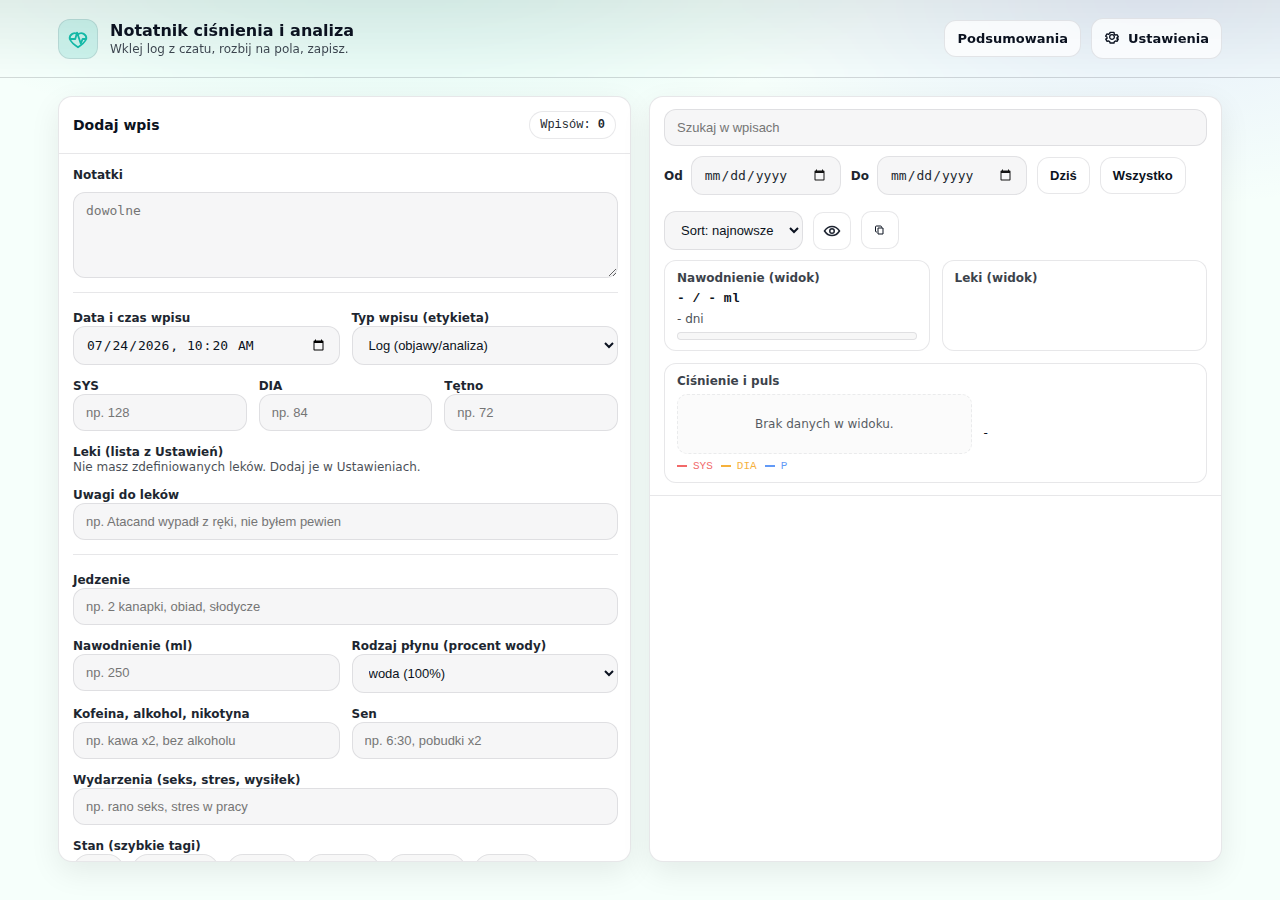
<file: index.html>
<!doctype html>
<html lang="pl" data-mode="light">
<head>
  <meta charset="utf-8" />
  <meta name="viewport" content="width=device-width, initial-scale=1" />
  <title>Notatnik ciśnienia i analiza</title>

  <!-- Favicon (bez dodatkowego pliku) -->
  <link rel="icon" href='data:image/svg+xml;utf8,
  <svg xmlns="http://www.w3.org/2000/svg" viewBox="0 0 64 64">
    <rect width="64" height="64" rx="14" fill="%2314B8A6"/>
    <path d="M50 32h-8l-5 12-10-28-6 18H14" fill="none" stroke="white" stroke-width="5" stroke-linecap="round" stroke-linejoin="round"/>
    <path d="M32 56S13 44 9 32c-2.7-8.5 4.5-16 13-16 4.5 0 7.7 2.2 10 5.6C34.3 18.2 37.5 16 42 16c8.5 0 15.7 7.5 13 16-4 12-23 24-23 24Z" fill="none" stroke="white" stroke-width="4" stroke-linejoin="round"/>
  </svg>' />

  <link rel="stylesheet" href="./styles.css" />
</head>

<body>
  <header class="appHeader">
    <div class="wrap headerRow">
      <div class="brand">
        <div class="brandIcon" aria-hidden="true">
          <svg viewBox="0 0 24 24" fill="none">
            <path d="M20 12h-3l-2 5-4-12-2 7H4" stroke="currentColor" stroke-width="2" stroke-linecap="round" stroke-linejoin="round"/>
            <path d="M12 21s-7-4.5-9-9a5.5 5.5 0 0 1 9-5 5.5 5.5 0 0 1 9 5c-2 4.5-9 9-9 9Z" stroke="currentColor" stroke-width="2" stroke-linejoin="round"/>
          </svg>
        </div>
        <div>
          <h1>Notatnik ciśnienia i analiza</h1>
          <div class="sub">Wklej log z czatu, rozbij na pola, zapisz.</div>
        </div>
      </div>

      <div class="toolbar">
        <a class="linkBtn" href="summary.html">Podsumowania</a>
        <a class="linkBtn" href="./settings.html" title="Ustawienia">
          <span class="labelIcon" aria-hidden="true">
            <svg viewBox="0 0 24 24" fill="none">
              <path d="M12 15.5a3.5 3.5 0 1 0 0-7 3.5 3.5 0 0 0 0 7Z" stroke="currentColor" stroke-width="2"/>
              <path d="M19.4 15a7.9 7.9 0 0 0 .1-2l2-1.2-2-3.4-2.3.7a7.6 7.6 0 0 0-1.7-1L15 5H9l-.5 2.1a7.6 7.6 0 0 0-1.7 1l-2.3-.7-2 3.4 2 1.2a7.9 7.9 0 0 0 .1 2l-2 1.2 2 3.4 2.3-.7a7.6 7.6 0 0 0 1.7 1L9 21h6l.5-2.1a7.6 7.6 0 0 0 1.7-1l2.3.7 2-3.4-2-1.2Z"
                    stroke="currentColor" stroke-width="2" stroke-linejoin="round"/>
            </svg>
          </span>
          Ustawienia
        </a>
      </div>
    </div>
  </header>

  <main class="grid gridViewport">
    <!-- LEWA: formularz -->
    <section class="card cardScroll" id="formCard">
      <div class="cardHead">
        <h2 id="formTitle">Dodaj wpis</h2>
        <span class="pill">Wpisów: <strong id="countPill">0</strong></span>
      </div>

      <div class="cardBodyScroll">
        <div class="block">
          <label for="notes">Notatki</label>
          <textarea id="notes" placeholder="dowolne"></textarea>
        </div>

        <div class="hr"></div>

        <div class="row">
          <div>
            <label for="dt">Data i czas wpisu</label>
            <input id="dt" type="datetime-local" />
          </div>

          <div>
            <label for="entryType">Typ wpisu (etykieta)</label>
            <select id="entryType">
              <option value="log">Log (objawy/analiza)</option>
              <option value="bp">Pomiar ciśnienia</option>
              <option value="med">Leki</option>
              <option value="sleep">Sen</option>
              <option value="food">Jedzenie/nawodnienie</option>
              <option value="event">Wydarzenie/stresor</option>
            </select>
          </div>
        </div>

        <div class="row3 mt10">
          <div>
            <label for="sys">SYS</label>
            <input id="sys" inputmode="numeric" placeholder="np. 128" />
          </div>
          <div>
            <label for="dia">DIA</label>
            <input id="dia" inputmode="numeric" placeholder="np. 84" />
          </div>
          <div>
            <label for="pulse">Tętno</label>
            <input id="pulse" inputmode="numeric" placeholder="np. 72" />
          </div>
        </div>

        <div class="mt10">
          <label>Leki (lista z Ustawień)</label>
          <div id="medChecklist" class="medChecklist"></div>

          <div class="mt10">
            <label for="medNotes">Uwagi do leków</label>
            <input id="medNotes" placeholder="np. Atacand wypadł z ręki, nie byłem pewien" />
          </div>
        </div>

        <div class="hr"></div>

        <div class="mt10">
          <label for="food">Jedzenie</label>
          <input id="food" placeholder="np. 2 kanapki, obiad, słodycze" />
        </div>

        <div class="row mt10">
          <div>
            <label for="waterAmount">Nawodnienie (ml)</label>
            <input id="waterAmount" inputmode="numeric" placeholder="np. 250" />
          </div>
          <div>
            <label for="waterType">Rodzaj płynu (procent wody)</label>
            <select id="waterType">
              <option value="1">woda (100%)</option>
              <option value="0.85">woda z sokiem (85%)</option>
              <option value="0.9">herbata (90%)</option>
              <option value="0.99">kawa (99%)</option>
              <option value="0.7">sok (70%)</option>
            </select>
          </div>
        </div>

        <div class="row mt10">
          <div>
            <label for="substances">Kofeina, alkohol, nikotyna</label>
            <input id="substances" placeholder="np. kawa x2, bez alkoholu" />
          </div>
          <div>
            <label for="sleep">Sen</label>
            <input id="sleep" placeholder="np. 6:30, pobudki x2" />
          </div>
        </div>

        <div class="mt10">
          <label for="events">Wydarzenia (seks, stres, wysiłek)</label>
          <input id="events" placeholder="np. rano seks, stres w pracy" />
        </div>

        <div class="mt10">
          <label>Stan (szybkie tagi)</label>
          <div class="chips">
            <button class="chipbtn" type="button" data-addsym="zjazd">zjazd</button>
            <button class="chipbtn" type="button" data-addsym="skołowanie">skołowanie</button>
            <button class="chipbtn" type="button" data-addsym="niepokój">niepokój</button>
            <button class="chipbtn" type="button" data-addsym="kołatanie">kołatanie</button>
            <button class="chipbtn" type="button" data-addsym="ból głowy">ból głowy</button>
            <button class="chipbtn" type="button" data-addsym="zawroty">zawroty</button>
            <button class="chipbtn" type="button" data-addsym="napięcie">napięcie</button>
            <button class="chipbtn" type="button" data-addsym="zmęczenie">zmęczenie</button>
          </div>
        </div>

        <div class="mt10">
          <label for="symptoms">Objawy (Twoje słowa)</label>
          <input id="symptoms" placeholder="np. mam zjazd, jestem skołowany" />
        </div>

        <div class="row mt10">
          <div class="sliderBox">
            <div class="sliderTop">
              <label for="severity">Nasilenie</label>
              <div class="sliderReadout">
                <strong id="severityVal">0</strong>
                <span id="severityText" class="sliderText">brak</span>
              </div>
            </div>
            <input id="severity" type="range" min="0" max="10" step="1" />
          </div>

          <div class="sliderBox">
            <div class="sliderTop">
              <label for="anxiety">Lęk lub napięcie</label>
              <div class="sliderReadout">
                <strong id="anxietyVal">0</strong>
                <span id="anxietyText" class="sliderText">brak</span>
              </div>
            </div>
            <input id="anxiety" type="range" min="0" max="10" step="1" />
          </div>
        </div>

        <div class="mt10">
          <label for="hypothesis">Hipoteza</label>
          <textarea id="hypothesis" placeholder="np. pominąłem dawkę + słabe nawodnienie"></textarea>
        </div>
        <div class="btns">
          <button id="saveBtn" class="ok" type="button">Zapisz</button>
          <button id="resetBtn" class="secondary" type="button">Wyczyść formularz</button>
          <button id="cancelEditBtn" class="secondary hidden" type="button">Anuluj edycję</button>
        </div>
      </div>
    </section>

    <!-- PRAWA: lista -->
    <section class="card cardScroll">
      <div class="topbar topbarFixed">
        <div class="filters">
          <input id="q" placeholder="Szukaj w wpisach" />
          <div class="dateRange">
            <span class="dateLabel">Od <input id="fromDate" type="date" /></span>
            <span class="dateLabel">Do <input id="toDate" type="date" /></span>
            <button id="todayBtn" type="button" class="secondary">Dziś</button>
            <button id="allBtn" type="button" class="secondary">Wszystko</button>
          </div>
        </div>

        <div class="btns" style="margin-top:6px;">
          <select id="sort" style="width:auto;">
            <option value="desc">Sort: najnowsze</option>
            <option value="asc">Sort: najstarsze</option>
          </select>
          <label class="iconToggle" title="Pokaż wpisy metryczne">
            <input id="showMetrics" type="checkbox" aria-label="Pokaż wpisy metryczne" />
            <span class="iconBtn" aria-hidden="true">
              <svg viewBox="0 0 24 24" fill="none">
                <path d="M2 12s4-6 10-6 10 6 10 6-4 6-10 6-10-6-10-6Z" stroke="currentColor" stroke-width="2"/>
                <circle cx="12" cy="12" r="3" stroke="currentColor" stroke-width="2"/>
              </svg>
            </span>
          </label>
          <button id="copyViewBtn" type="button" class="iconBtn" aria-label="Kopiuj JSON z widoku" title="Kopiuj JSON z widoku">
            <svg viewBox="0 0 24 24" fill="none">
              <path d="M8 8h10v12H8z" stroke="currentColor" stroke-width="2"/>
              <path d="M6 16H5a2 2 0 0 1-2-2V6a2 2 0 0 1 2-2h8a2 2 0 0 1 2 2v1" stroke="currentColor" stroke-width="2"/>
            </svg>
          </button>
        </div>

        <div class="summaryPanel" id="viewSummary">
          <div class="summaryBlock">
            <div class="summaryTitle">Nawodnienie (widok)</div>
            <div class="summaryValue"><span id="waterTotal">-</span> / <span id="waterTarget">-</span> ml</div>
            <div class="summaryHint" id="waterDays">- dni</div>
            <div class="summaryBar">
              <div class="summaryBarFill" id="waterBar"></div>
            </div>
          </div>

          <div class="summaryBlock meds">
            <div class="summaryTitle">Leki (widok)</div>
            <div class="medsTable" id="medsSummary"></div>
          </div>

          <div class="summaryBlock bp">
            <div class="summaryTitle">Ciśnienie i puls</div>
            <div class="bpGrid">
              <div class="bpChartCol">
                <div class="summaryChart" id="bpPulseChart">Brak danych w widoku.</div>
                <div class="summaryLegend">
                  <span class="legendItem sys">SYS</span>
                  <span class="legendItem dia">DIA</span>
                  <span class="legendItem pulse">P</span>
                </div>
              </div>
              <div class="bpInfo" id="bpPulseInfo">-</div>
            </div>
          </div>
        </div>
      </div>

      <div class="listScroll">
        <div class="list" id="list"></div>
      </div>
    </section>
  </main>

  <div id="toast" class="toast hidden"></div>

  <script src="./themes.js"></script>
  <script src="./app.js"></script>
</body>
</html>
</file>
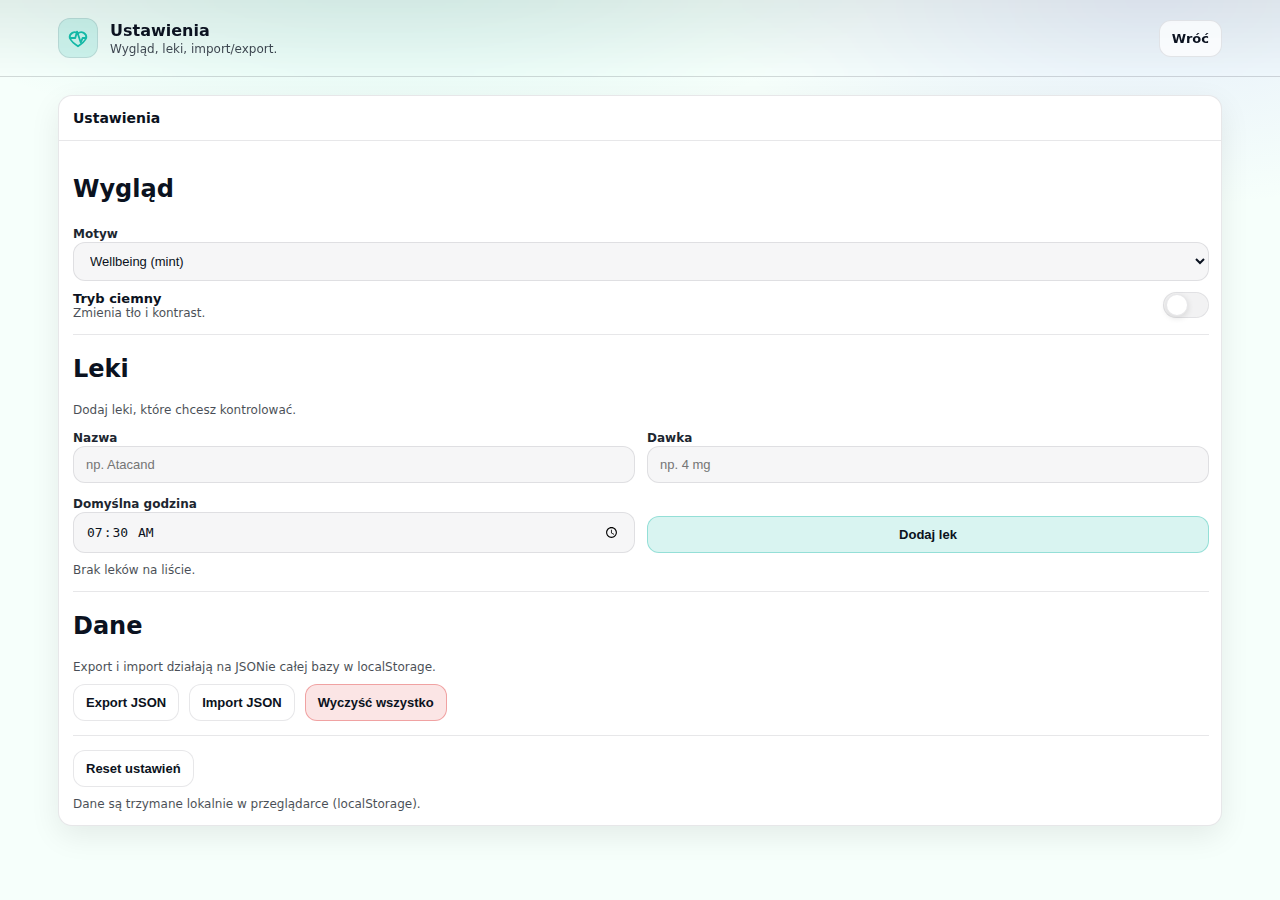
<file: settings.html>
<!doctype html>
<html lang="pl" data-mode="light">
<head>
  <meta charset="utf-8" />
  <meta name="viewport" content="width=device-width, initial-scale=1" />
  <title>Ustawienia – Notatnik ciśnienia i analiza</title>
  <link rel="stylesheet" href="./styles.css" />
</head>

<body>
  <header class="appHeader">
    <div class="wrap headerRow">
      <div class="brand">
        <div class="brandIcon" aria-hidden="true">
          <svg viewBox="0 0 24 24" fill="none">
            <path d="M20 12h-3l-2 5-4-12-2 7H4" stroke="currentColor" stroke-width="2" stroke-linecap="round" stroke-linejoin="round"/>
            <path d="M12 21s-7-4.5-9-9a5.5 5.5 0 0 1 9-5 5.5 5.5 0 0 1 9 5c-2 4.5-9 9-9 9Z" stroke="currentColor" stroke-width="2" stroke-linejoin="round"/>
          </svg>
        </div>
        <div>
          <h1>Ustawienia</h1>
          <div class="sub">Wygląd, leki, import/export.</div>
        </div>
      </div>

      <div class="toolbar">
        <a class="linkBtn" href="./index.html" title="Wróć">Wróć</a>
      </div>
    </div>
  </header>

  <main class="grid single">
    <section class="card">
      <div class="cardHead">
        <h2>Ustawienia</h2>
      </div>

      <div class="cardBodyScroll">
        <h2 class="sectionTitle">Wygląd</h2>

        <div class="block">
          <div>
            <label for="themeSelect">Motyw</label>
            <select id="themeSelect"></select>
          </div>

          <div class="modeRow">
            <div>
              <div class="modeTitle">Tryb ciemny</div>
              <div class="small">Zmienia tło i kontrast.</div>
            </div>

            <label class="switch" aria-label="Tryb ciemny">
              <input type="checkbox" id="modeToggle" />
              <span class="slider"></span>
            </label>
          </div>
        </div>

        <div class="hr"></div>

        <h2 class="sectionTitle">Leki</h2>

        <div class="small" style="margin-bottom:10px;">
          Dodaj leki, które chcesz kontrolować.
        </div>

        <div class="row">
          <div>
            <label for="medName">Nazwa</label>
            <input id="medName" placeholder="np. Atacand" />
          </div>
          <div>
            <label for="medDose">Dawka</label>
            <input id="medDose" placeholder="np. 4 mg" />
          </div>
        </div>

        <div class="row mt10">
          <div>
            <label for="medTime">Domyślna godzina</label>
            <input id="medTime" type="time" value="07:30" />
          </div>
          <div style="display:grid; align-content:end;">
            <button id="addMedBtn" type="button" class="ok">Dodaj lek</button>
          </div>
        </div>

        <div class="mt10" id="medList"></div>

        <div class="hr"></div>

        <h2 class="sectionTitle">Dane</h2>

        <div class="small" style="margin-bottom:10px;">
          Export i import działają na JSONie całej bazy w localStorage.
        </div>

        <div class="btns">
          <button id="exportAllBtn" type="button">Export JSON</button>
          <button id="importBtn" type="button" class="secondary">Import JSON</button>
          <button id="wipeBtn" type="button" class="danger">Wyczyść wszystko</button>
          <input id="importFile" type="file" accept="application/json" class="hidden" />
        </div>

        <div class="hr"></div>

        <div class="btns">
          <button id="resetSettingsBtn" class="secondary" type="button">Reset ustawień</button>
        </div>

        <div class="small" style="margin-top:10px;">
          Dane są trzymane lokalnie w przeglądarce (localStorage).
        </div>
      </div>
    </section>
  </main>

  <div id="toast" class="toast hidden"></div>

  <script src="./themes.js"></script>
  <script>
    (() => {
      window.Theme.initThemeUI();

      const MEDS_KEY = "bp_chatlog_meds_v1";
      const STORAGE_KEY = "bp_chatlog_items_v4";

      function toast(msg){
        const t = document.getElementById("toast");
        t.textContent = msg;
        t.classList.remove("hidden");
        clearTimeout(toast._tm);
        toast._tm = setTimeout(() => t.classList.add("hidden"), 2200);
      }

      function slugify(s){
        return String(s || "")
          .toLowerCase()
          .trim()
          .replace(/\s+/g, "-")
          .replace(/[^a-z0-9\-]/g, "");
      }

      function escapeAttr(s){
        return String(s || "")
          .replaceAll("&", "&amp;")
          .replaceAll("<", "&lt;")
          .replaceAll(">", "&gt;")
          .replaceAll('"', "&quot;");
      }

      function loadMeds(){
        try{
          const raw = localStorage.getItem(MEDS_KEY);
          const arr = raw ? JSON.parse(raw) : [];
          return Array.isArray(arr) ? arr : [];
        }catch{
          return [];
        }
      }

      function saveMeds(meds){
        localStorage.setItem(MEDS_KEY, JSON.stringify(meds));
      }

      function renderMeds(){
        const box = document.getElementById("medList");
        const meds = loadMeds();

        if(!meds.length){
          box.innerHTML = `<div class="small">Brak leków na liście.</div>`;
          return;
        }

        box.innerHTML = "";
        meds.forEach((m) => {
          const tooltip = [m.name, m.dose, m.defaultTime].filter(Boolean).join(" | ");
          const row = document.createElement("div");
          row.className = "medItem";

          const left = document.createElement("div");
          left.className = "left";
          left.innerHTML = `
            <div class="name tooltipTrigger" data-tooltip="${escapeAttr(tooltip || m.name || "")}"><span class="medNameText">${m.name || "-"}</span></div>
            <div class="hint">${m.dose || ""} ${m.defaultTime ? " | " + m.defaultTime : ""} | ${m.active ? "active" : "inactive"}</div>
          `;

          const right = document.createElement("div");
          right.className = "right";

          const toggle = document.createElement("button");
          toggle.type = "button";
          toggle.className = "secondary";
          toggle.textContent = m.active ? "Dezaktywuj" : "Aktywuj";
          toggle.onclick = () => {
            const meds2 = loadMeds();
            const idx = meds2.findIndex(x => x.id === m.id);
            if(idx >= 0){
              meds2[idx].active = !meds2[idx].active;
              saveMeds(meds2);
              renderMeds();
              toast("Zapisano.");
            }
          };

          const del = document.createElement("button");
          del.type = "button";
          del.className = "danger";
          del.textContent = "Usuń";
          del.onclick = () => {
            const ok = confirm(`Usunąć lek "${m.name}"?`);
            if(!ok) return;
            const meds2 = loadMeds().filter(x => x.id !== m.id);
            saveMeds(meds2);
            renderMeds();
            toast("Usunięto.");
          };

          right.appendChild(toggle);
          right.appendChild(del);

          row.appendChild(left);
          row.appendChild(right);
          box.appendChild(row);
        });
      }

      document.getElementById("addMedBtn").addEventListener("click", () => {
        const name = document.getElementById("medName").value.trim();
        const dose = document.getElementById("medDose").value.trim();
        const defaultTime = document.getElementById("medTime").value || "";

        if(!name) return alert("Podaj nazwę leku.");

        const id = slugify(name);
        const meds = loadMeds();

        if(meds.some(m => m.id === id)) return alert("Taki lek już istnieje.");

        meds.push({ id, name, dose, defaultTime, active: true });
        saveMeds(meds);

        document.getElementById("medName").value = "";
        document.getElementById("medDose").value = "";
        renderMeds();
        toast("Dodano lek.");
      });

      document.getElementById("exportAllBtn").addEventListener("click", () => {
        const raw = localStorage.getItem(STORAGE_KEY);
        const items = raw ? JSON.parse(raw) : [];
        const payload = {
          exportedAt: new Date().toISOString(),
          app: "bp-chatlog",
          version: 4,
          scope: "all",
          items
        };
        const blob = new Blob([JSON.stringify(payload, null, 2)], { type: "application/json" });
        const url = URL.createObjectURL(blob);
        const a = document.createElement("a");
        a.href = url;
        a.download = `notatnik-export-${new Date().toISOString().slice(0,10)}.json`;
        a.click();
        URL.revokeObjectURL(url);
        toast("Wyeksportowano.");
      });

      document.getElementById("importBtn").addEventListener("click", () => {
        document.getElementById("importFile").click();
      });

      document.getElementById("importFile").addEventListener("change", async (e) => {
        const f = e.target.files?.[0];
        if(!f) return;
        try{
          const txt = await f.text();
          const json = JSON.parse(txt);
          const items = Array.isArray(json?.items) ? json.items : null;
          if(!items) return alert("Zły format. Oczekuję JSON z polem items[].");

          const ok = confirm(`Zaimportować wpisy: ${items.length}? Nadpisze to obecną bazę.`);
          if(!ok) return;

          localStorage.setItem(STORAGE_KEY, JSON.stringify(items));
          toast("Zaimportowano.");
        }catch(err){
          alert("Import nie wyszedł. JSON jest uszkodzony albo w złym formacie.");
        }finally{
          e.target.value = "";
        }
      });

      document.getElementById("wipeBtn").addEventListener("click", () => {
        const ok = confirm("Wyczyścić WSZYSTKIE wpisy? Tego nie cofniesz.");
        if(!ok) return;
        localStorage.setItem(STORAGE_KEY, JSON.stringify([]));
        toast("Wyczyszczono.");
      });

      document.getElementById("resetSettingsBtn").addEventListener("click", () => {
        const ok = confirm("Zresetować ustawienia motywu do domyślnych? (Lista leków zostaje)");
        if(!ok) return;

        const def = window.Theme.getDefaultSettings();
        window.Theme.saveSettings(def);
        window.Theme.applyTheme(def);

        document.getElementById("themeSelect").value = def.themeId;
        document.getElementById("modeToggle").checked = def.mode === "dark";

        toast("Zresetowano ustawienia.");
      });

      renderMeds();
    })();
  </script>
</body>
</html>
</file>
<file: styles.css>
﻿:root{
  --radius: 14px;
  --shadow: 0 10px 30px rgba(0,0,0,.08);
  --sans: ui-sans-serif, system-ui, -apple-system, Segoe UI, Roboto, Helvetica, Arial, "Apple Color Emoji", "Segoe UI Emoji";
  --mono: ui-monospace, SFMono-Regular, Menlo, Monaco, Consolas, "Liberation Mono", "Courier New", monospace;

  /* fallback, real from themes.js */
  --bg:#F6FFFB;
  --panel:#FFFFFF;
  --panel2:rgba(255,255,255,.72);
  --text:#0B1220;
  --muted:#4B5563;
  --border:rgba(15,23,42,.10);
  --input:rgba(15,23,42,.04);
  --inputBorder:rgba(15,23,42,.10);
  --accent:#14B8A6;
  --accentSoft:rgba(20,184,166,.16);

  --okSoft: rgba(5,150,105,.12);
  --warnSoft: rgba(217,119,6,.12);
  --badSoft: rgba(220,38,38,.12);
}

*{ box-sizing:border-box; }

html, body{ height:100%; }

body{
  margin:0;
  font-family: var(--sans);
  background:
    radial-gradient(900px 400px at 30% -10%, var(--accentSoft), transparent 60%),
    radial-gradient(800px 380px at 90% 0%, rgba(99,102,241,.10), transparent 55%),
    var(--bg);
  color: var(--text);
}

.wrap{
  max-width: 1200px;
  margin: 0 auto;
  padding: 18px 18px;
}

.appHeader{
  position: sticky;
  top: 0;
  z-index: 50;
  backdrop-filter: blur(10px);
  background: linear-gradient(to bottom, rgba(0,0,0,.06), transparent);
  border-bottom: 1px solid var(--border);
}

.headerRow{
  display:flex;
  align-items:center;
  justify-content:space-between;
  gap: 14px;
}

.brand{
  display:flex;
  align-items:center;
  gap: 12px;
  min-width: 260px;
}

.brandIcon{
  width: 40px;
  height: 40px;
  border-radius: 12px;
  display:grid;
  place-items:center;
  background: var(--accentSoft);
  border: 1px solid var(--border);
}

.brandIcon svg{ width: 22px; height: 22px; color: var(--accent); }

h1{ font-size: 16px; margin:0; font-weight:700; }
.sub{ font-size: 12px; opacity:.78; margin-top:2px; }

.toolbar{
  display:flex;
  gap: 10px;
  align-items:center;
  flex-wrap: wrap;
  justify-content:flex-end;
}

.linkBtn{
  text-decoration:none;
  border: 1px solid var(--border);
  background: var(--panel2);
  padding: 10px 12px;
  border-radius: 12px;
  display:flex;
  gap: 8px;
  align-items:center;
  font-weight: 650;
  font-size: 13px;
  color: var(--text);
}

.labelIcon svg{ width: 16px; height: 16px; }

.grid{
  display:grid;
  grid-template-columns: 1fr 1fr;
  gap: 18px;
  padding: 18px;
  max-width: 1200px;
  margin: 0 auto;
}

.gridViewport{
  height: calc(100vh - 98px);
  align-items: stretch;
}

.grid.single{ grid-template-columns: 1fr; }

.card{
  background: var(--panel);
  border: 1px solid var(--border);
  border-radius: var(--radius);
  box-shadow: var(--shadow);
  overflow:hidden;
  min-height: 0;
}

.cardScroll{
  display:flex;
  flex-direction:column;
  min-height: 0;
}

.cardHead{
  padding: 14px 14px;
  border-bottom: 1px solid var(--border);
  display:flex;
  align-items:center;
  justify-content:space-between;
  gap: 12px;
}

.cardHeadActions{
  display:flex;
  align-items:center;
  gap: 8px;
  flex-wrap: wrap;
}

.cardHead h2{ margin:0; font-size:14px; font-weight:750; }

.cardBodyScroll{
  flex: 1 1 auto;
  min-height: 0;
  overflow: auto;
  padding: 14px;
  padding-right: 12px;
}

.topbar{
  padding: 12px 14px;
  border-bottom: 1px solid var(--border);
  display:flex;
  flex-direction:column;
  gap: 10px;
}

.topbarFixed{ flex: 0 0 auto; }

.filters{
  display:flex;
  gap: 10px;
  flex-wrap: wrap;
  align-items:center;
}

.iconBtn{
  width: 38px;
  height: 38px;
  display: inline-flex;
  align-items: center;
  justify-content: center;
  border: 1px solid var(--border);
  border-radius: 10px;
  background: var(--panel2);
  color: var(--text);
  cursor: pointer;
}

.iconBtn svg{ width: 18px; height: 18px; }

.iconToggle{
  display: inline-flex;
  align-items: center;
}

.iconToggle input{
  position: absolute;
  opacity: 0;
  width: 0;
  height: 0;
}

.iconToggle input:checked + .iconBtn{
  background: var(--accentSoft);
  border-color: rgba(20,184,166,.35);
}

.dateRange{
  display:flex;
  gap: 10px;
  flex-wrap: wrap;
  align-items:center;
}

.dateLabel{
  display:flex;
  align-items:center;
  gap: 8px;
  font-weight: 700;
  font-size: 12px;
  opacity: .92;
}

.dateLabel input{ width: 150px; }

.listScroll{
  flex: 1 1 auto;
  min-height: 0;
  overflow: auto;
  padding-right: 10px;
  scrollbar-gutter: stable;
}

.summaryWrap{
  padding: 10px 14px 0 14px;
}

.list{
  padding:10px 14px 14px 14px;
  display:flex;
  flex-direction:column;
  gap:10px;
  color: var(--text);
}

.pill{
  border: 1px solid var(--border);
  background: var(--panel2);
  padding: 6px 10px;
  border-radius: 999px;
  font-family: var(--mono);
  font-size: 12px;
  opacity: .92;
}

.summaryPanel{
  display: grid;
  grid-template-columns: 1.1fr 1.1fr;
  gap: 12px;
  align-items: start;
}

.summaryPanel > .summaryBlock{
  height: 100%;
}

.summaryBlock.meds{
  grid-column: auto;
}

.summaryBlock.bp{
  grid-column: 1 / -1;
}

.summaryBlock{
  border: 1px solid var(--border);
  border-radius: 12px;
  background: var(--panel2);
  padding: 10px 12px;
  display: flex;
  flex-direction: column;
  gap: 6px;
  min-width: 0;
  justify-content: flex-start;
  position: relative;
  z-index: 0;
}

.summaryTitle{
  font-size: 12px;
  font-weight: 700;
  opacity: .8;
}

.summaryValue{
  font-family: var(--mono);
  font-size: 13px;
  font-weight: 700;
}

.summaryHint{
  font-size: 12px;
  opacity: .75;
}

.summaryBar{
  height: 8px;
  border-radius: 999px;
  border: 1px solid var(--border);
  background: rgba(0,0,0,0.03);
  overflow: hidden;
}

.summaryBarFill{
  height: 100%;
  width: 0%;
  background: var(--accent);
  border-radius: 999px;
  transition: width 0.2s ease;
}

.summaryChart{
  min-height: 60px;
  display: flex;
  align-items: center;
  justify-content: center;
  font-size: 12px;
  opacity: .7;
  border: 1px dashed var(--border);
  border-radius: 10px;
  padding: 4px 6px;
  background: rgba(0,0,0,0.02);
}

.summaryChart.hasChart{
  border: 0;
  background: transparent;
  padding: 0;
  opacity: 1;
}

.summaryChart svg{
  width: 100%;
  height: 80px;
  display: block;
}

.chartLine{
  fill: none;
  stroke-width: 2;
}

.chartLine.sys{ stroke: #ef4444; }
.chartLine.dia{ stroke: #f59e0b; }
.chartLine.pulse{ stroke: #3b82f6; }

.summaryLegend{
  display: flex;
  gap: 8px;
  flex-wrap: wrap;
  font-size: 11px;
  font-family: var(--mono);
  opacity: .8;
}

.legendItem{
  display: inline-flex;
  align-items: center;
  gap: 6px;
}

.legendItem::before{
  content: "";
  width: 10px;
  height: 2px;
  background: currentColor;
  display: inline-block;
}

.legendItem.sys{ color: #ef4444; }
.legendItem.dia{ color: #f59e0b; }
.legendItem.pulse{ color: #3b82f6; }

.bpGrid{
  display: grid;
  grid-template-columns: 1.4fr 1fr;
  gap: 12px;
  align-items: center;
}

.bpChartCol{
  display: grid;
  gap: 6px;
}

.bpInfo{
  display: grid;
  gap: 2px;
  font-size: 12px;
  position: relative;
  z-index: 1;
  isolation: isolate;
}

.bpInfoRow{
  display: flex;
  gap: 6px;
  align-items: center;
  flex-wrap: wrap;
  line-height: 1.3;
}

.bpInfoRow.bpRow{
  position: relative;
  padding-right: 34px;
  align-items: center;
  flex-wrap: nowrap;
}

.bpRowMain{
  display: inline-flex;
  gap: 6px;
  align-items: center;
  flex-wrap: nowrap;
}

.bpInfoRow.bpRow .bpArrow{
  position: absolute;
  right: 0;
  top: 50%;
  transform: translateY(-50%);
}

.bpInfoLabel{
  font-weight: 600;
  opacity: .7;
}

.bpInfoValue{
  font-family: var(--mono);
  font-weight: 600;
}

.bpArrow{
  font-weight: 800;
  margin-left: 6px;
  display: inline-flex;
  align-items: center;
  justify-content: center;
  width: 28px;
  height: 28px;
  border-radius: 8px;
  color: #111;
  border: 1px solid var(--border);
  font-size: 16px;
  line-height: 1;
  position: relative;
  z-index: 2;
}

.bpArrow.ok{
  background: #BBF7D0;
  --tooltip-bg: #BBF7D0;
  --tooltip-border: #22C55E;
}
.bpArrow.warn{
  background: #FDE68A;
  --tooltip-bg: #FDE68A;
  --tooltip-border: #F59E0B;
}
.bpArrow.bad{
  background: #FECACA;
  --tooltip-bg: #FECACA;
  --tooltip-border: #EF4444;
}

.bpArrow .tooltipBox{
  position: absolute;
  right: 100%;
  top: 50%;
  margin-right: 10px;
  transform: translateY(-50%) translateX(-4px);
  opacity: 0;
  pointer-events: none;
  transition: opacity 0.12s ease, transform 0.12s ease;
  border: 1px solid var(--tooltip-border, var(--border));
  background-color: var(--tooltip-bg, var(--panel));
  color: #0B1220;
  border-radius: 10px;
  box-shadow: var(--shadow);
  padding: 8px 10px;
  width: 300px;
  text-align: left;
  font-weight: 500;
  font-size: 10.5px;
  mix-blend-mode: normal;
  z-index: 3000;
  background-clip: padding-box;
}

html[data-mode="dark"] .bpArrow .tooltipBox{
  color: #0B1220;
}

.bpArrow:hover .tooltipBox{
  opacity: 1;
  transform: translateY(-50%) translateX(0);
}

.tooltipTitle{
  display: block;
  font-weight: 700;
  margin-bottom: 6px;
  font-size: 12px;
}

.tooltipText{
  display: block;
  font-weight: 500;
  line-height: 1.35;
  margin-top: 4px;
  font-size: 11px;
}

.medsTable{
  display: grid;
  gap: 6px;
  font-size: 12px;
}

.medsRow{
  display: grid;
  grid-template-columns: 1fr auto auto;
  gap: 8px;
  align-items: center;
}

.medsRow.head{
  font-weight: 700;
  opacity: .7;
}

.medsCell{
  white-space: nowrap;
  overflow: hidden;
  text-overflow: ellipsis;
}

.medsStat{
  font-family: var(--mono);
  font-size: 12px;
  text-align: center;
  min-width: 28px;
  padding: 2px 4px;
  border-radius: 999px;
  border: 1px solid var(--border);
  background: rgba(0,0,0,0.03);
}

.medsStat.ok{ background: var(--okSoft); border-color: rgba(5,150,105,.35); }
.medsStat.warn{ background: var(--warnSoft); border-color: rgba(217,119,6,.35); }
.medsStat.bad{ background: var(--badSoft); border-color: rgba(220,38,38,.35); }

.small{ font-size: 12px; opacity: .75; }
.muted{ opacity: .72; }

.block{ display:grid; gap: 10px; }
.modeRow{
  display:flex;
  align-items:center;
  justify-content:space-between;
  gap: 12px;
}

.modeTitle{ font-weight: 700; font-size: 13px; }
.toggleField{
  display: grid;
  gap: 6px;
  align-content: center;
}

.toggleInput{
  border: 1px solid var(--inputBorder);
  background: var(--input);
  border-radius: 12px;
  padding: 6px 10px;
  display: flex;
  align-items: center;
  justify-content: space-between;
  min-height: 38px;
}

.toggleText{
  font-size: 13px;
  color: var(--text);
}
.hr{ height: 1px; background: var(--border); margin: 14px 0; }

label{ font-size: 12px; font-weight: 650; opacity: .92; }
.labelRow{ display:flex; align-items:center; gap: 8px; }

input, select, textarea{
  width: 100%;
  border: 1px solid var(--inputBorder);
  background: var(--input);
  color: var(--text);
  padding: 10px 12px;
  border-radius: 12px;
  outline: none;
  font-size: 13px;
}

html[data-mode="dark"] select{
  color-scheme: dark;
}

html[data-mode="dark"] select option,
html[data-mode="dark"] select optgroup{
  background-color: var(--panel);
  color: var(--text);
}

textarea{ min-height: 86px; resize: vertical; }

.row{ display:grid; grid-template-columns: 1fr 1fr; gap: 12px; }
.rowInline{ display:grid; grid-template-columns: 1fr auto; gap: 12px; align-items: end; }
.toggleLabel{ font-size: 12px; font-weight: 650; opacity: .92; margin-bottom: 6px; }
.row3{ display:grid; grid-template-columns: 1fr 1fr 1fr; gap: 12px; }
.mt10{ margin-top:10px; }

.btns{ display:flex; gap: 10px; flex-wrap: wrap; }

button{
  border: 1px solid var(--border);
  background: var(--panel2);
  color: var(--text);
  padding: 10px 12px;
  border-radius: 12px;
  font-weight: 700;
  font-size: 13px;
  cursor:pointer;
}

button.ok{
  border-color: rgba(20,184,166,.35);
  background: var(--accentSoft);
}

button.danger{
  border-color: rgba(220,38,38,.35);
  background: rgba(220,38,38,.12);
}

button:active{ transform: translateY(1px); }

.hidden{ display:none !important; }

.item{
  border:1px solid var(--border);
  border-radius:14px;
  background: var(--panel2);
  overflow:hidden;
  color: var(--text);
}

.meta{
  display:flex;
  flex-wrap:wrap;
  gap:10px;
  justify-content:space-between;
  align-items:flex-start;
  padding:12px;
  border-bottom: 1px solid var(--border);
}

.when{ font-family: var(--mono); font-size: 12px; opacity:.9; }

.kpis{ display:flex; flex-wrap:wrap; gap:8px; align-items:center; }

.kpi{
  font-family: var(--mono);
  font-size: 12px;
  padding: 6px 8px;
  border-radius: 10px;
  border:1px solid var(--border);
  background: rgba(0,0,0,0.02);
}

.kpi.ok{ border-color: rgba(5,150,105,.35); background: var(--okSoft); }
.kpi.warn{ border-color: rgba(217,119,6,.35); background: var(--warnSoft); }
.kpi.bad{ border-color: rgba(220,38,38,.35); background: var(--badSoft); }

.content{ padding:12px; display:grid; gap:8px; }
.line{ font-size:13px; line-height:1.35; white-space:pre-wrap; word-break:break-word; }

.actions{
  padding:12px;
  border-top: 1px solid var(--border);
  display:flex;
  gap:10px;
  flex-wrap:wrap;
  justify-content:flex-end;
}

.toast{
  position: fixed;
  bottom: 14px;
  left: 50%;
  transform: translateX(-50%);
  background: var(--panel);
  border:1px solid var(--border);
  color: var(--text);
  padding:10px 12px;
  border-radius: 12px;
  box-shadow: var(--shadow);
  font-size:13px;
  max-width: 92vw;
  z-index: 999;
}

.chips{ display:flex; gap:8px; flex-wrap:wrap; }

.chipbtn{
  font-size:12px;
  padding:8px 10px;
  border-radius:999px;
  border: 1px solid var(--border);
  background: rgba(0,0,0,0.03);
  color: var(--text);
  cursor:pointer;
}

.sliderBox{
  border: 1px solid var(--border);
  border-radius: 14px;
  padding: 10px 12px;
  background: var(--panel2);
}

.sliderTop{
  display:flex;
  align-items:flex-start;
  justify-content:space-between;
  gap: 10px;
  margin-bottom: 8px;
}

.sliderReadout{
  text-align:right;
  font-family: var(--mono);
  font-size: 12px;
  opacity: .92;
}

.sliderText{ display:block; opacity: .75; }

input[type="range"]{
  padding: 0;
  height: 22px;
  background: transparent;
  border: 0;
}

.switch{
  position: relative;
  display: inline-block;
  width: 46px;
  height: 26px;
}

.switch input{
  opacity: 0;
  width: 0;
  height: 0;
}

.switch .slider{
  position: absolute;
  inset: 0;
  border-radius: 999px;
  background: var(--input);
  border: 1px solid var(--inputBorder);
  transition: background 0.2s ease, border-color 0.2s ease;
  box-shadow: inset 0 0 0 999px rgba(0,0,0,0.02);
}

.switch .slider::before{
  content: "";
  position: absolute;
  height: 20px;
  width: 20px;
  left: 2px;
  top: 50%;
  border-radius: 50%;
  background: var(--panel);
  border: 1px solid var(--border);
  box-shadow: 0 2px 6px rgba(0,0,0,.12);
  transform: translateY(-50%);
  transition: transform 0.2s ease;
}

.switch input:checked + .slider{
  background: var(--input);
  border-color: var(--inputBorder);
}

.switch input:checked + .slider::before{
  transform: translateX(20px) translateY(-50%);
  background: var(--accentSoft);
  border-color: rgba(20,184,166,.35);
}

.medChecklist{ display:grid; gap: 10px; }

.medItem{
  border: 1px solid var(--border);
  border-radius: 14px;
  padding: 10px 12px;
  background: var(--panel2);
  display:flex;
  justify-content:space-between;
  gap: 12px;
  flex-wrap: nowrap;
  align-items: center;
}

.medItem .left{
  display:grid;
  gap: 4px;
  min-width: 0;
  flex: 1 1 auto;
}
.medItem .name{
  font-weight: 600;
  font-size: 13px;
  max-width: 100%;
  display: flex;
  align-items: center;
  gap: 6px;
  min-width: 0;
}

.medNameText{
  display: inline-block;
  max-width: 100%;
  flex: 1 1 auto;
  min-width: 0;
  white-space: nowrap;
  overflow: hidden;
  text-overflow: ellipsis;
  vertical-align: bottom;
}

.tooltipTrigger{
  position: relative;
  cursor: help;
  overflow: visible;
}

.tooltipTrigger::after{
  content: attr(data-tooltip);
  position: absolute;
  left: 0;
  top: 100%;
  margin-top: 6px;
  padding: 6px 8px;
  border-radius: 10px;
  border: 1px solid var(--tooltip-border, var(--border));
  background: var(--tooltip-bg, var(--panel));
  color: var(--text);
  box-shadow: var(--shadow);
  font-size: 12px;
  line-height: 1.2;
  white-space: normal;
  max-width: 240px;
  opacity: 0;
  transform: translateY(4px);
  pointer-events: none;
  transition: opacity 0.12s ease, transform 0.12s ease;
  z-index: 20;
}

.tooltipTrigger::before{
  content: "";
  position: absolute;
  left: 14px;
  top: 100%;
  margin-top: 2px;
  border: 6px solid transparent;
  border-bottom-color: var(--tooltip-bg, var(--panel));
  filter: drop-shadow(0 -1px 0 var(--tooltip-border, var(--border)));
  opacity: 0;
  transform: translateY(4px);
  pointer-events: none;
  transition: opacity 0.12s ease, transform 0.12s ease;
  z-index: 21;
}

.tooltipTrigger:hover::after,
.tooltipTrigger:hover::before{
  opacity: 1;
  transform: translateY(0);
}

.tooltipLeft::after{
  right: 100%;
  left: auto;
  top: 50%;
  margin-right: 8px;
  margin-top: 0;
  transform: translateY(-50%) translateX(-4px);
}

.tooltipLeft::before{
  right: 100%;
  left: auto;
  top: 50%;
  margin-right: 2px;
  margin-top: 0;
  border-left-color: var(--tooltip-bg, var(--panel));
  border-bottom-color: transparent;
  filter: drop-shadow(-1px 0 0 var(--tooltip-border, var(--border)));
  transform: translateY(-50%) translateX(-4px);
}

.tooltipLeft:hover::after,
.tooltipLeft:hover::before{
  transform: translateY(-50%) translateX(0);
}

.badge{
  font-family: var(--mono);
  font-size: 12px;
  padding: 4px 7px;
  border-radius: 999px;
  border: 1px solid var(--border);
  margin-left: 6px;
  opacity: .9;
}

.medItem .hint{ font-size: 12px; opacity: .72; }

.medItem .right{
  display:flex;
  align-items:center;
  gap: 10px;
  flex: 0 0 auto;
  flex-wrap: nowrap;
}

.seg{
  display:flex;
  border: 1px solid var(--border);
  border-radius: 12px;
  overflow:hidden;
}

.segBtn{
  border: 0;
  border-right: 1px solid var(--border);
  border-radius: 0;
  background: transparent;
  padding: 8px 10px;
  font-weight: 800;
  font-size: 12px;
}

.segBtn:last-child{ border-right: 0; }

.segBtn.active.taken{ background: var(--okSoft); }
.segBtn.active.missed{ background: var(--badSoft); }
.segBtn.active.late{ background: var(--warnSoft); }

.medReset{
  padding: 8px 10px;
  font-size: 12px;
  font-weight: 800;
}

.medReset.active{ background: rgba(0,0,0,0.03); }

/* Scrollbar (Ĺ‚adniejszy) */
.cardBodyScroll,
.listScroll{
  scrollbar-width: thin;
  scrollbar-color: rgba(255,255,255,0.28) rgba(255,255,255,0.08);
}

html[data-mode="light"] .cardBodyScroll,
html[data-mode="light"] .listScroll{
  scrollbar-color: rgba(15,23,42,0.28) rgba(15,23,42,0.08);
}

.cardBodyScroll::-webkit-scrollbar,
.listScroll::-webkit-scrollbar{ width: 10px; }

.cardBodyScroll::-webkit-scrollbar-track,
.listScroll::-webkit-scrollbar-track{ background: transparent; }

.cardBodyScroll::-webkit-scrollbar-thumb,
.listScroll::-webkit-scrollbar-thumb{
  background: rgba(255,255,255,0.22);
  border: 2px solid transparent;
  background-clip: padding-box;
  border-radius: 999px;
}

html[data-mode="light"] .cardBodyScroll::-webkit-scrollbar-thumb,
html[data-mode="light"] .listScroll::-webkit-scrollbar-thumb{
  background: rgba(15,23,42,0.22);
  border: 2px solid transparent;
  background-clip: padding-box;
}

.cardBodyScroll::-webkit-scrollbar-thumb:hover,
.listScroll::-webkit-scrollbar-thumb:hover{
  background: rgba(255,255,255,0.32);
  border: 2px solid transparent;
  background-clip: padding-box;
}

html[data-mode="light"] .cardBodyScroll::-webkit-scrollbar-thumb:hover,
html[data-mode="light"] .listScroll::-webkit-scrollbar-thumb:hover{
  background: rgba(15,23,42,0.32);
  border: 2px solid transparent;
  background-clip: padding-box;
}

@media (max-width: 980px){
  .grid{ grid-template-columns: 1fr; }
  .gridViewport{ height: auto; }
  .cardBodyScroll, .listScroll{ overflow: visible; padding-right: 0; }
  .summaryPanel{ grid-template-columns: 1fr; }
  .bpGrid{ grid-template-columns: 1fr; }
}
</file>
